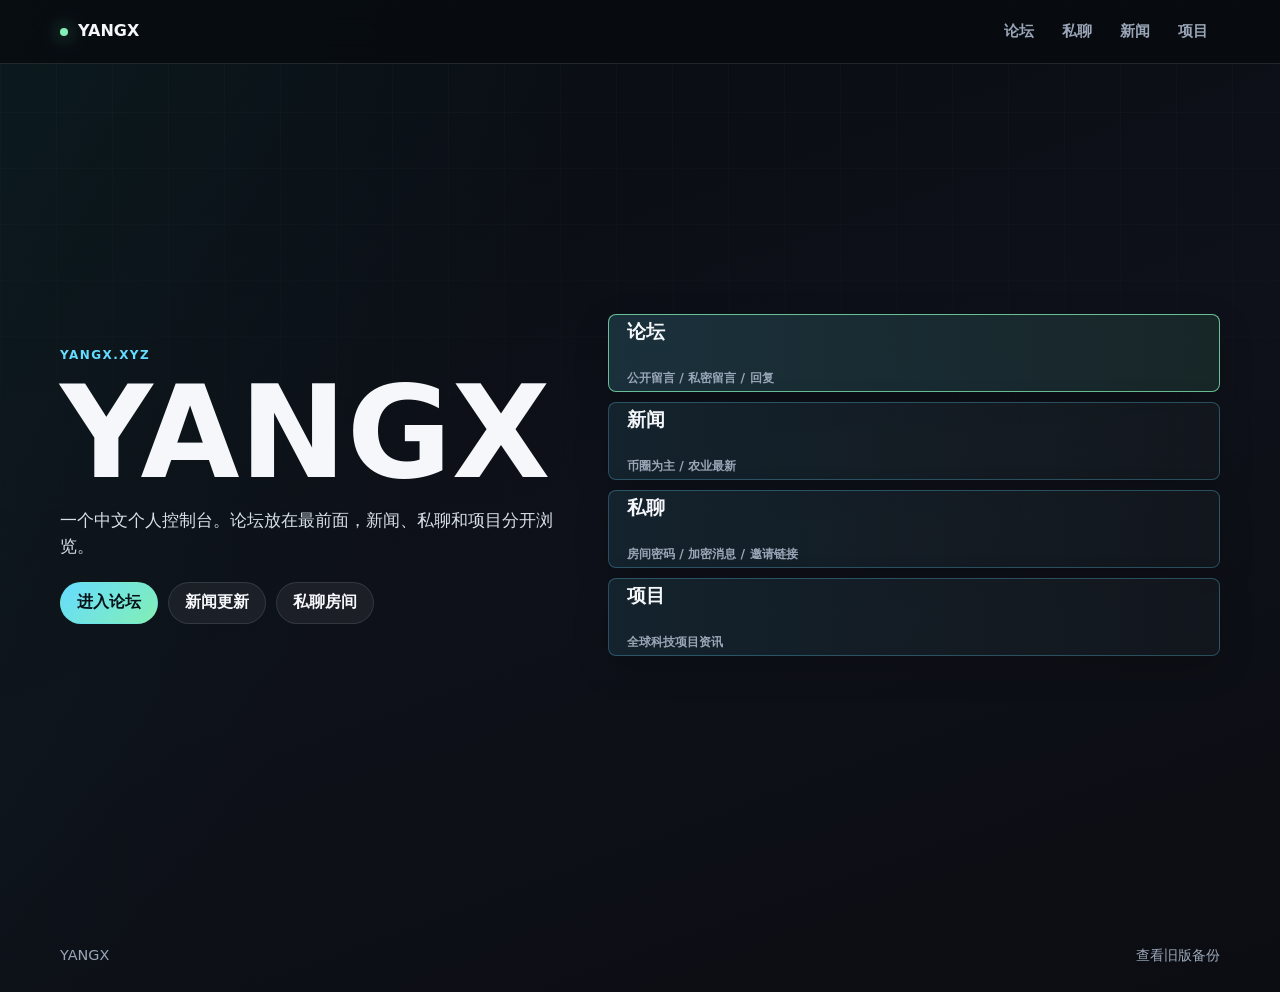
<file: index.html>
<!doctype html>
<html lang="zh-CN">
  <head>
    <meta charset="utf-8" />
    <meta name="viewport" content="width=device-width, initial-scale=1" />
    <meta name="description" content="YANGX 中文个人网站入口。" />
    <title>YANGX | 首页</title>
    <link rel="stylesheet" href="./styles.css" />
  </head>
  <body>
    <header class="site-header" aria-label="YANGX 导航">
      <a class="brand" href="./index.html" aria-current="page" aria-label="返回首页">YANGX</a>
      <nav class="nav-links" aria-label="主要导航">
        <a href="./forum.html">论坛</a>
        <a href="./chat.html">私聊</a>
        <a href="./news.html">新闻</a>
        <a href="./projects.html">项目</a>
      </nav>
    </header>

    <main id="top">
      <section class="home-hero section-shell" aria-labelledby="hero-title">
        <div class="home-copy">
          <p class="eyebrow">yangx.xyz</p>
          <h1 id="hero-title">YANGX</h1>
          <p>一个中文个人控制台。论坛放在最前面，新闻、私聊和项目分开浏览。</p>
          <div class="hero-actions" aria-label="重点入口">
            <a class="button primary" href="./forum.html">进入论坛</a>
            <a class="button secondary" href="./news.html">新闻更新</a>
            <a class="button secondary" href="./chat.html">私聊房间</a>
          </div>
        </div>

        <div class="home-grid" aria-label="YANGX 主要板块">
          <a class="home-card is-active" href="./forum.html">
            <span aria-hidden="true"></span>
            <strong>论坛</strong>
            <small>公开留言 / 私密留言 / 回复</small>
          </a>
          <a class="home-card" href="./news.html">
            <span aria-hidden="true"></span>
            <strong>新闻</strong>
            <small>币圈为主 / 农业最新</small>
          </a>
          <a class="home-card" href="./chat.html">
            <span aria-hidden="true"></span>
            <strong>私聊</strong>
            <small>房间密码 / 加密消息 / 邀请链接</small>
          </a>
          <a class="home-card" href="./projects.html">
            <span aria-hidden="true"></span>
            <strong>项目</strong>
            <small>全球科技项目资讯</small>
          </a>
        </div>
      </section>
    </main>

    <footer class="site-footer section-shell">
      <p>YANGX</p>
      <p><a href="./backup-home.html">查看旧版备份</a></p>
    </footer>
  </body>
</html>
</file>
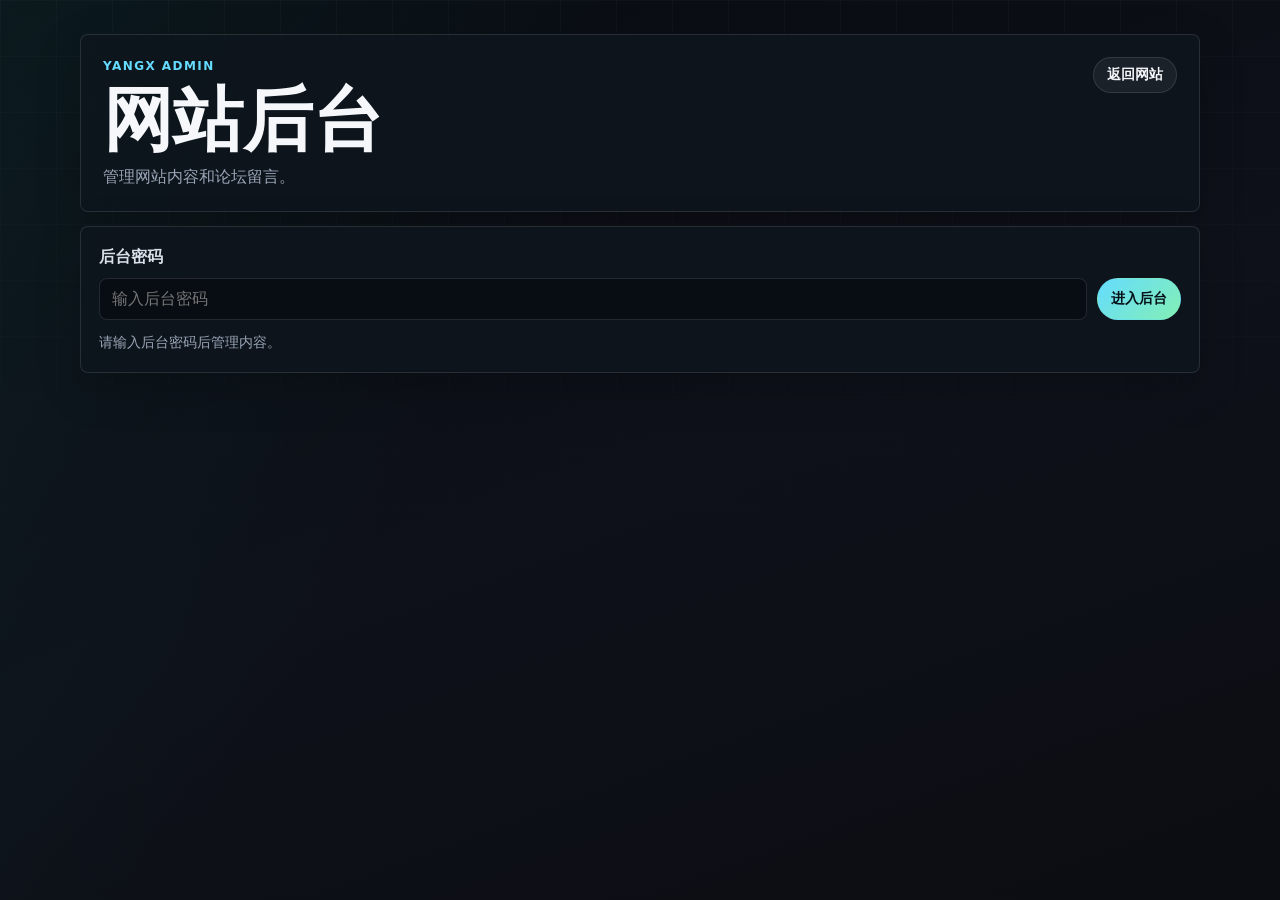
<file: admin.html>
<!doctype html>
<html lang="zh-CN">
  <head>
    <meta charset="utf-8" />
    <meta name="viewport" content="width=device-width, initial-scale=1" />
    <meta name="robots" content="noindex" />
    <title>YANGX | 后台</title>
    <link rel="stylesheet" href="./styles.css" />
    <link rel="stylesheet" href="./content-admin.css" />
  </head>
  <body class="admin-page">
    <main class="admin-shell">
      <section class="admin-header">
        <div>
          <p class="eyebrow">YANGX ADMIN</p>
          <h1>网站后台</h1>
          <p>管理网站内容和论坛留言。</p>
        </div>
        <a class="button secondary small-button" href="./">返回网站</a>
      </section>

      <section class="admin-login" id="admin-login">
        <label for="admin-password">后台密码</label>
        <div class="admin-login-row">
          <input id="admin-password" type="password" placeholder="输入后台密码" />
          <button class="button primary small-button" id="admin-login-button" type="button">进入后台</button>
        </div>
        <p class="form-note" id="admin-status">请输入后台密码后管理内容。</p>
      </section>

      <section class="admin-tools is-hidden" id="forum-tools">
        <div class="admin-tools-row">
          <div>
            <p class="card-meta">论坛留言</p>
            <p class="admin-count" id="forum-count">正在读取...</p>
          </div>
          <button class="button secondary small-button" id="forum-refresh" type="button">刷新留言</button>
        </div>
        <p class="form-note">这里先做“隐藏留言”，前台会立即消失，数据库里仍可保留记录。</p>
        <div class="admin-posts" id="forum-list"></div>
      </section>

      <section class="admin-tools is-hidden" id="content-tools">
        <div class="admin-tools-row">
          <div>
            <p class="card-meta">内容列表</p>
            <p class="admin-count" id="content-count">正在读取...</p>
          </div>
          <button class="button secondary small-button" id="content-refresh" type="button">刷新内容</button>
        </div>

        <form class="admin-content-form" id="content-form">
          <input type="hidden" id="content-id" name="id" />
          <div class="form-row">
            <label for="content-kind">栏目</label>
            <select id="content-kind" name="kind" required>
              <option value="idea">想法</option>
              <option value="project">项目</option>
            </select>
          </div>
          <div class="form-row">
            <label for="content-title">标题</label>
            <input id="content-title" name="title" maxlength="80" required placeholder="例如：长期观察" />
          </div>
          <div class="form-row admin-wide">
            <label for="content-summary">简介</label>
            <textarea id="content-summary" name="summary" maxlength="360" required placeholder="写一句简洁说明"></textarea>
          </div>
          <div class="form-row">
            <label for="content-tag">标签</label>
            <input id="content-tag" name="tag" maxlength="40" placeholder="例如：记录 / 工具 / 网站" />
          </div>
          <div class="form-row">
            <label for="content-url">链接</label>
            <input id="content-url" name="url" maxlength="300" placeholder="可选，例如 https://..." />
          </div>
          <div class="form-row">
            <label for="content-order">排序</label>
            <input id="content-order" name="sort_order" type="number" value="100" />
          </div>
          <label class="admin-check">
            <input id="content-published" name="is_published" type="checkbox" checked />
            <span>公开显示</span>
          </label>
          <div class="admin-actions admin-wide">
            <button class="button primary small-button" id="content-save" type="submit">保存内容</button>
            <button class="button secondary small-button" id="content-reset" type="button">清空表单</button>
          </div>
        </form>

        <div class="admin-posts" id="content-list"></div>
      </section>
    </main>

    <script type="module" src="./admin-page.js"></script>
  </body>
</html>
</file>
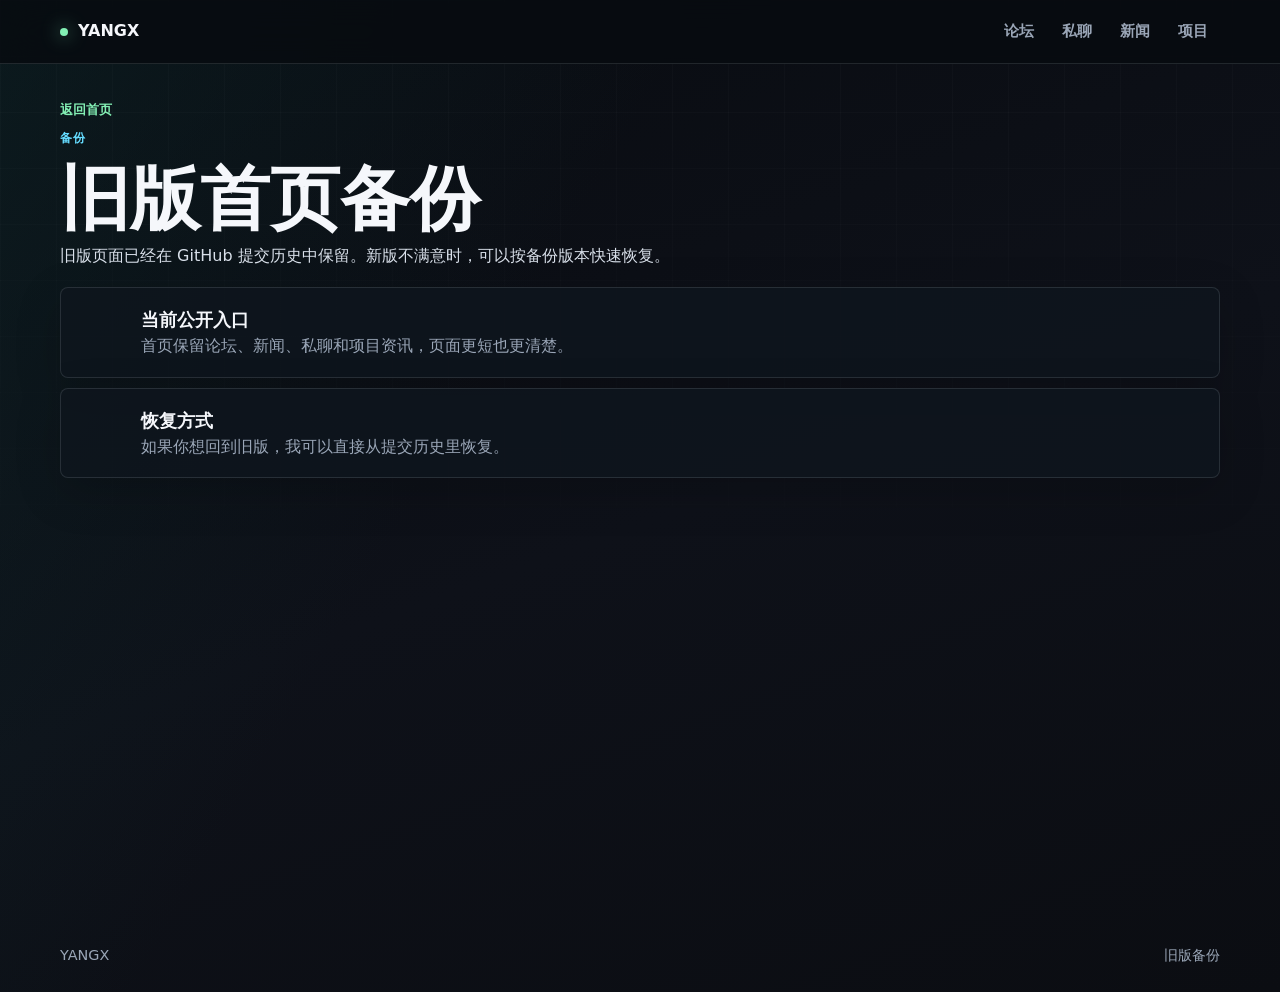
<file: backup-home.html>
<!doctype html>
<html lang="zh-CN">
  <head>
    <meta charset="utf-8" />
    <meta name="viewport" content="width=device-width, initial-scale=1" />
    <meta name="description" content="YANGX 旧版首页备份说明。" />
    <meta name="robots" content="noindex,nofollow" />
    <title>YANGX | 旧版备份</title>
    <link rel="stylesheet" href="./styles.css" />
  </head>
  <body>
    <header class="site-header" aria-label="YANGX 导航">
      <a class="brand" href="./index.html">YANGX</a>
      <nav class="nav-links" aria-label="主要导航">
        <a href="./forum.html">论坛</a>
        <a href="./chat.html">私聊</a>
        <a href="./news.html">新闻</a>
        <a href="./projects.html">项目</a>
      </nav>
    </header>

    <main class="page-shell">
      <section class="content-section section-shell page-section" aria-labelledby="backup-title">
        <div class="page-top">
          <a class="page-back" href="./index.html">返回首页</a>
          <p class="eyebrow">备份</p>
          <h1 id="backup-title">旧版首页备份</h1>
          <p>旧版页面已经在 GitHub 提交历史中保留。新版不满意时，可以按备份版本快速恢复。</p>
        </div>

        <div class="project-list">
          <article class="project-item">
            <span aria-hidden="true"></span>
            <div>
              <h3>当前公开入口</h3>
              <p>首页保留论坛、新闻、私聊和项目资讯，页面更短也更清楚。</p>
            </div>
          </article>
          <article class="project-item">
            <span aria-hidden="true"></span>
            <div>
              <h3>恢复方式</h3>
              <p>如果你想回到旧版，我可以直接从提交历史里恢复。</p>
            </div>
          </article>
        </div>
      </section>
    </main>

    <footer class="site-footer section-shell">
      <p>YANGX</p>
      <p>旧版备份</p>
    </footer>
  </body>
</html>
</file>
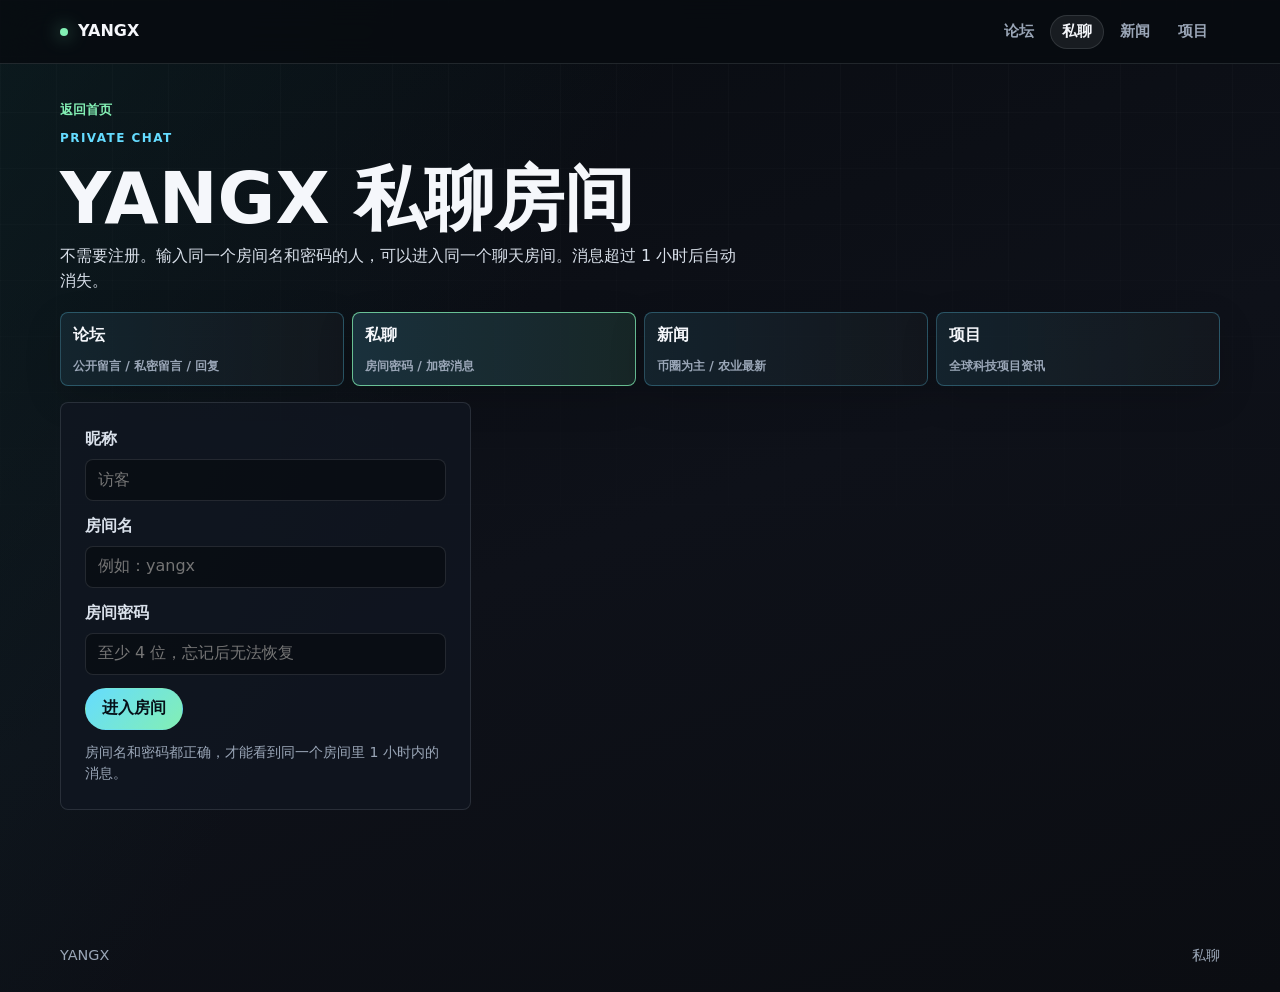
<file: chat.html>
<!doctype html>
<html lang="zh-CN">
  <head>
    <meta charset="utf-8" />
    <meta name="viewport" content="width=device-width, initial-scale=1" />
    <meta name="description" content="YANGX 私密聊天房间，不需要注册，知道房间名和密码即可进入。" />
    <title>YANGX | 私聊</title>
    <link rel="stylesheet" href="./styles.css" />
    <link rel="stylesheet" href="./chat.css" />
  </head>
  <body>
    <header class="site-header" aria-label="YANGX 导航">
      <a class="brand" href="./index.html">YANGX</a>
      <nav class="nav-links" aria-label="主要导航">
        <a href="./forum.html">论坛</a>
        <a href="./chat.html" aria-current="page">私聊</a>
        <a href="./news.html">新闻</a>
        <a href="./projects.html">项目</a>
      </nav>
    </header>

    <main class="page-shell">
      <section class="content-section section-shell page-section" aria-labelledby="chat-title">
        <div class="page-top">
          <a class="page-back" href="./index.html">返回首页</a>
          <p class="eyebrow">PRIVATE CHAT</p>
          <h1 id="chat-title">YANGX 私聊房间</h1>
          <p>不需要注册。输入同一个房间名和密码的人，可以进入同一个聊天房间。消息超过 1 小时后自动消失。</p>
        </div>

        <nav class="section-switcher" aria-label="板块切换">
          <a class="home-card" href="./forum.html">
            <span aria-hidden="true"></span>
            <strong>论坛</strong>
            <small>公开留言 / 私密留言 / 回复</small>
          </a>
          <a class="home-card is-active" href="./chat.html">
            <span aria-hidden="true"></span>
            <strong>私聊</strong>
            <small>房间密码 / 加密消息</small>
          </a>
          <a class="home-card" href="./news.html">
            <span aria-hidden="true"></span>
            <strong>新闻</strong>
            <small>币圈为主 / 农业最新</small>
          </a>
          <a class="home-card" href="./projects.html">
            <span aria-hidden="true"></span>
            <strong>项目</strong>
            <small>全球科技项目资讯</small>
          </a>
        </nav>

        <div class="chat-layout">
          <form class="chat-entry" id="chat-entry-form">
            <div class="form-row">
              <label for="chat-name">昵称</label>
              <input id="chat-name" name="name" maxlength="40" placeholder="访客" />
            </div>
            <div class="form-row">
              <label for="chat-room">房间名</label>
              <input id="chat-room" name="room" maxlength="60" required placeholder="例如：yangx" />
            </div>
            <div class="form-row">
              <label for="chat-password">房间密码</label>
              <input id="chat-password" name="password" minlength="4" maxlength="80" required type="password" placeholder="至少 4 位，忘记后无法恢复" />
            </div>
            <button class="button primary" id="chat-enter-button" type="submit">进入房间</button>
            <p class="form-note" id="chat-entry-status">房间名和密码都正确，才能看到同一个房间里 1 小时内的消息。</p>
          </form>

          <section class="chat-panel is-hidden" id="chat-panel" aria-live="polite">
            <div class="chat-panel-head">
              <div>
                <p class="card-meta">当前房间</p>
                <div class="chat-room-line">
                  <h2 id="chat-room-title">未进入</h2>
                  <span class="chat-online-count" id="chat-online-count">在线 -- 人</span>
                </div>
              </div>
              <div class="chat-actions">
                <button class="button secondary small-button" id="copy-chat-link" type="button">复制邀请链接</button>
                <button class="button secondary small-button" id="leave-chat" type="button">退出</button>
              </div>
            </div>

            <div class="chat-messages" id="chat-messages"></div>

            <form class="chat-compose" id="chat-compose-form">
              <textarea id="chat-message" name="message" rows="3" maxlength="800" required placeholder="写一条消息..."></textarea>
              <button class="button primary" id="chat-send-button" type="submit">发送</button>
            </form>
            <p class="form-note" id="chat-status">消息每隔几秒自动刷新一次，超过 1 小时会自动消失。</p>
          </section>
        </div>
      </section>
    </main>

    <footer class="site-footer section-shell">
      <p>YANGX</p>
      <p>私聊</p>
    </footer>

    <script type="module" src="./chat-page.js"></script>
  </body>
</html>
</file>
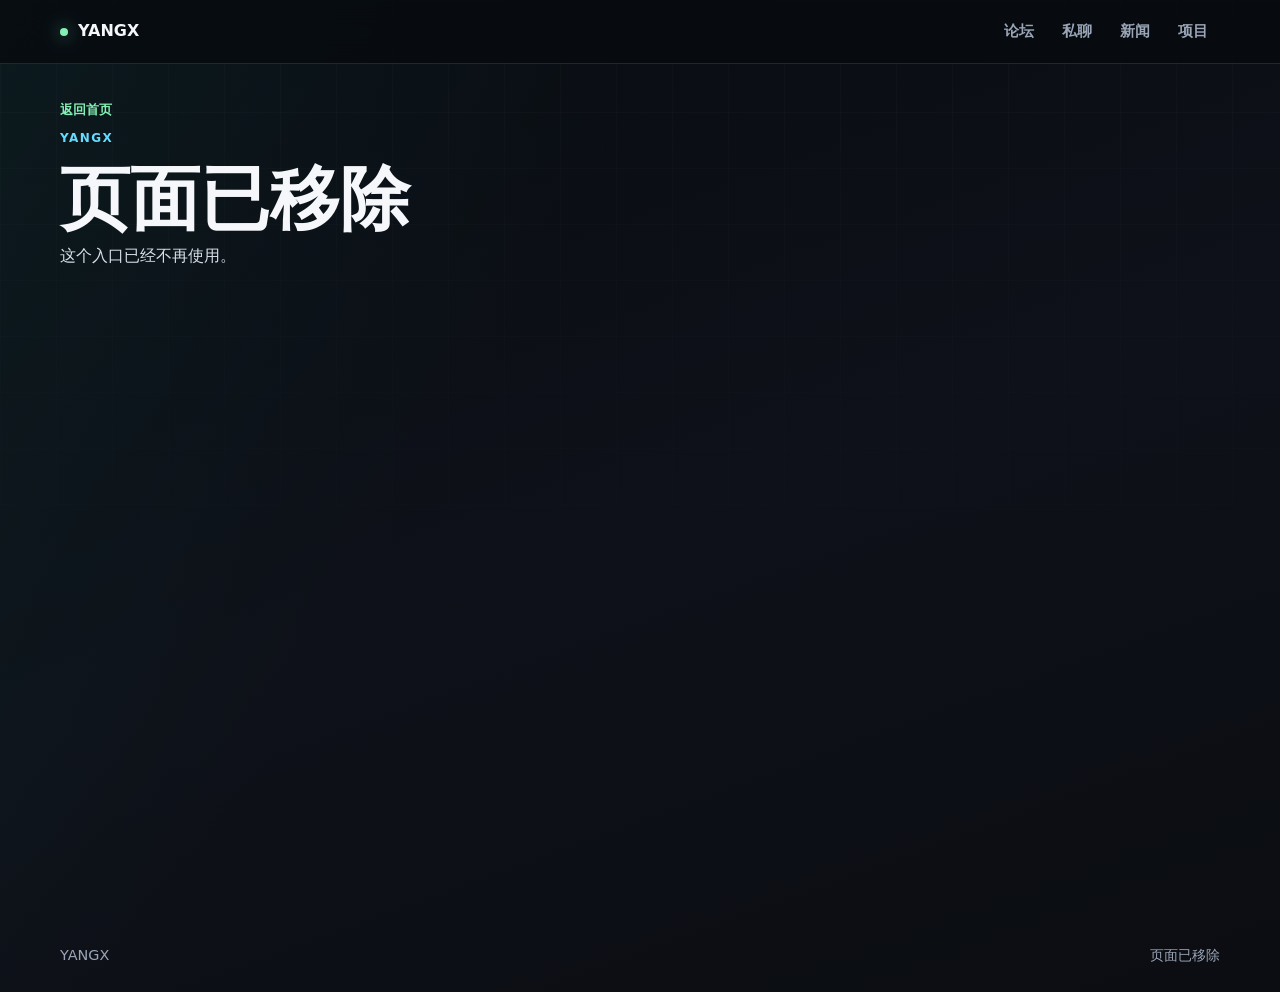
<file: diary.html>
<!doctype html>
<html lang="zh-CN">
  <head>
    <meta charset="utf-8" />
    <meta name="viewport" content="width=device-width, initial-scale=1" />
    <meta name="robots" content="noindex,nofollow" />
    <title>YANGX | 页面已移除</title>
    <link rel="stylesheet" href="./styles.css" />
  </head>
  <body>
    <header class="site-header" aria-label="YANGX 导航">
      <a class="brand" href="./index.html">YANGX</a>
      <nav class="nav-links" aria-label="主要导航">
        <a href="./forum.html">论坛</a>
        <a href="./chat.html">私聊</a>
        <a href="./news.html">新闻</a>
        <a href="./projects.html">项目</a>
      </nav>
    </header>

    <main class="page-shell">
      <section class="content-section section-shell page-section" aria-labelledby="removed-title">
        <div class="page-top">
          <a class="page-back" href="./index.html">返回首页</a>
          <p class="eyebrow">YANGX</p>
          <h1 id="removed-title">页面已移除</h1>
          <p>这个入口已经不再使用。</p>
        </div>
      </section>
    </main>

    <footer class="site-footer section-shell">
      <p>YANGX</p>
      <p>页面已移除</p>
    </footer>
  </body>
</html>
</file>
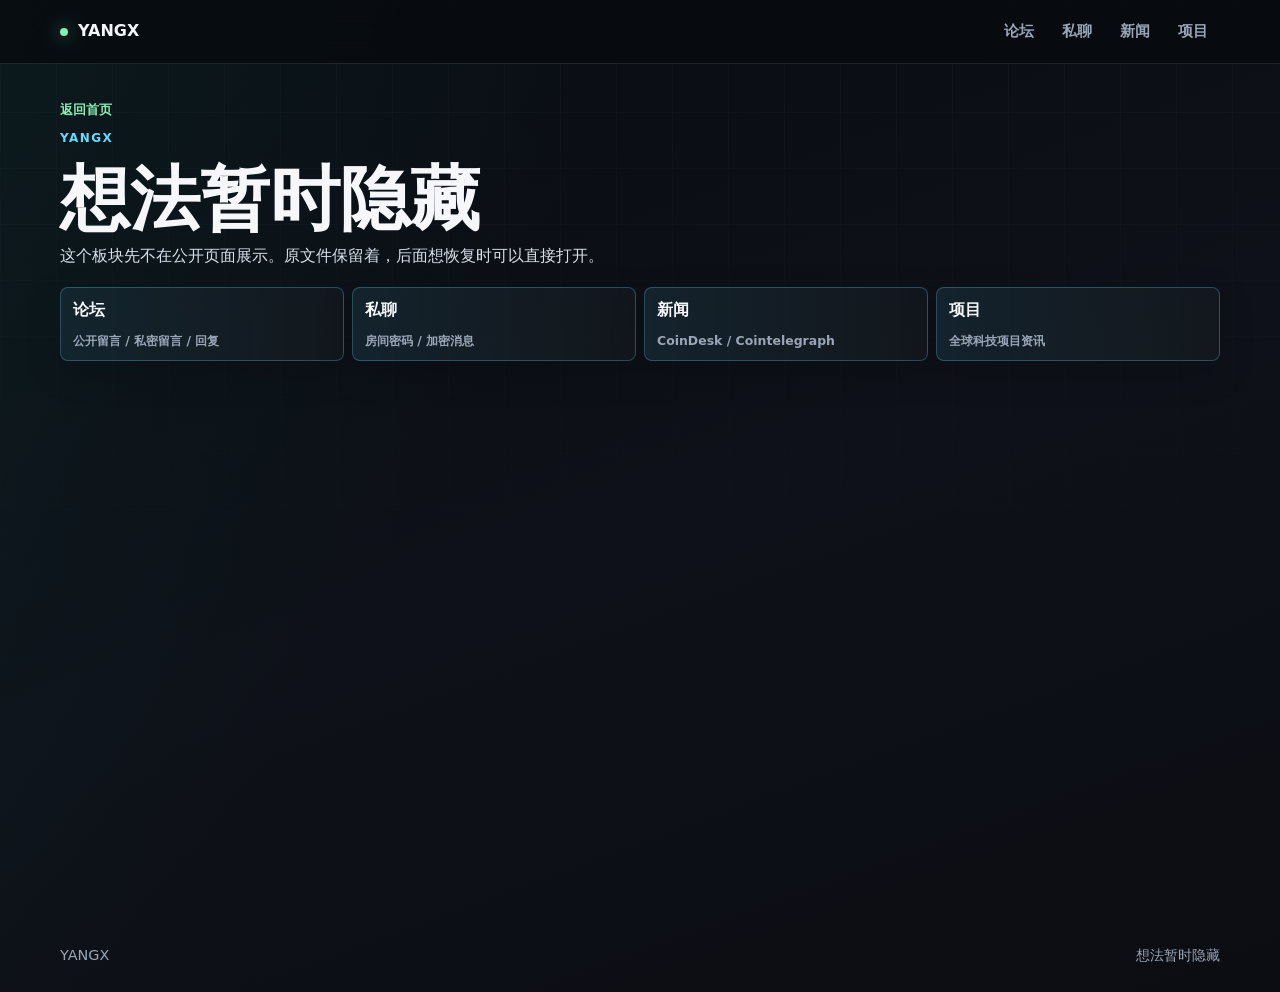
<file: ideas.html>
<!doctype html>
<html lang="zh-CN">
  <head>
    <meta charset="utf-8" />
    <meta name="viewport" content="width=device-width, initial-scale=1" />
    <meta name="description" content="YANGX 想法记录暂时隐藏。" />
    <meta name="robots" content="noindex,nofollow" />
    <title>YANGX | 想法暂时隐藏</title>
    <link rel="stylesheet" href="./styles.css" />
  </head>
  <body>
    <header class="site-header" aria-label="YANGX 导航">
      <a class="brand" href="./index.html">YANGX</a>
      <nav class="nav-links" aria-label="主要导航">
        <a href="./forum.html">论坛</a>
        <a href="./chat.html">私聊</a>
        <a href="./news.html">新闻</a>
        <a href="./projects.html">项目</a>
      </nav>
    </header>

    <main class="page-shell">
      <section class="content-section section-shell page-section" aria-labelledby="ideas-title">
        <div class="page-top">
          <a class="page-back" href="./index.html">返回首页</a>
          <p class="eyebrow">YANGX</p>
          <h1 id="ideas-title">想法暂时隐藏</h1>
          <p>这个板块先不在公开页面展示。原文件保留着，后面想恢复时可以直接打开。</p>
        </div>

        <nav class="section-switcher" aria-label="板块切换">
          <a class="home-card" href="./forum.html">
            <span aria-hidden="true"></span>
            <strong>论坛</strong>
            <small>公开留言 / 私密留言 / 回复</small>
          </a>
          <a class="home-card" href="./chat.html">
            <span aria-hidden="true"></span>
            <strong>私聊</strong>
            <small>房间密码 / 加密消息</small>
          </a>
          <a class="home-card" href="./news.html">
            <span aria-hidden="true"></span>
            <strong>新闻</strong>
            <small>CoinDesk / Cointelegraph</small>
          </a>
          <a class="home-card" href="./projects.html">
            <span aria-hidden="true"></span>
            <strong>项目</strong>
            <small>全球科技项目资讯</small>
          </a>
        </nav>
      </section>
    </main>

    <footer class="site-footer section-shell">
      <p>YANGX</p>
      <p>想法暂时隐藏</p>
    </footer>
  </body>
</html>
</file>
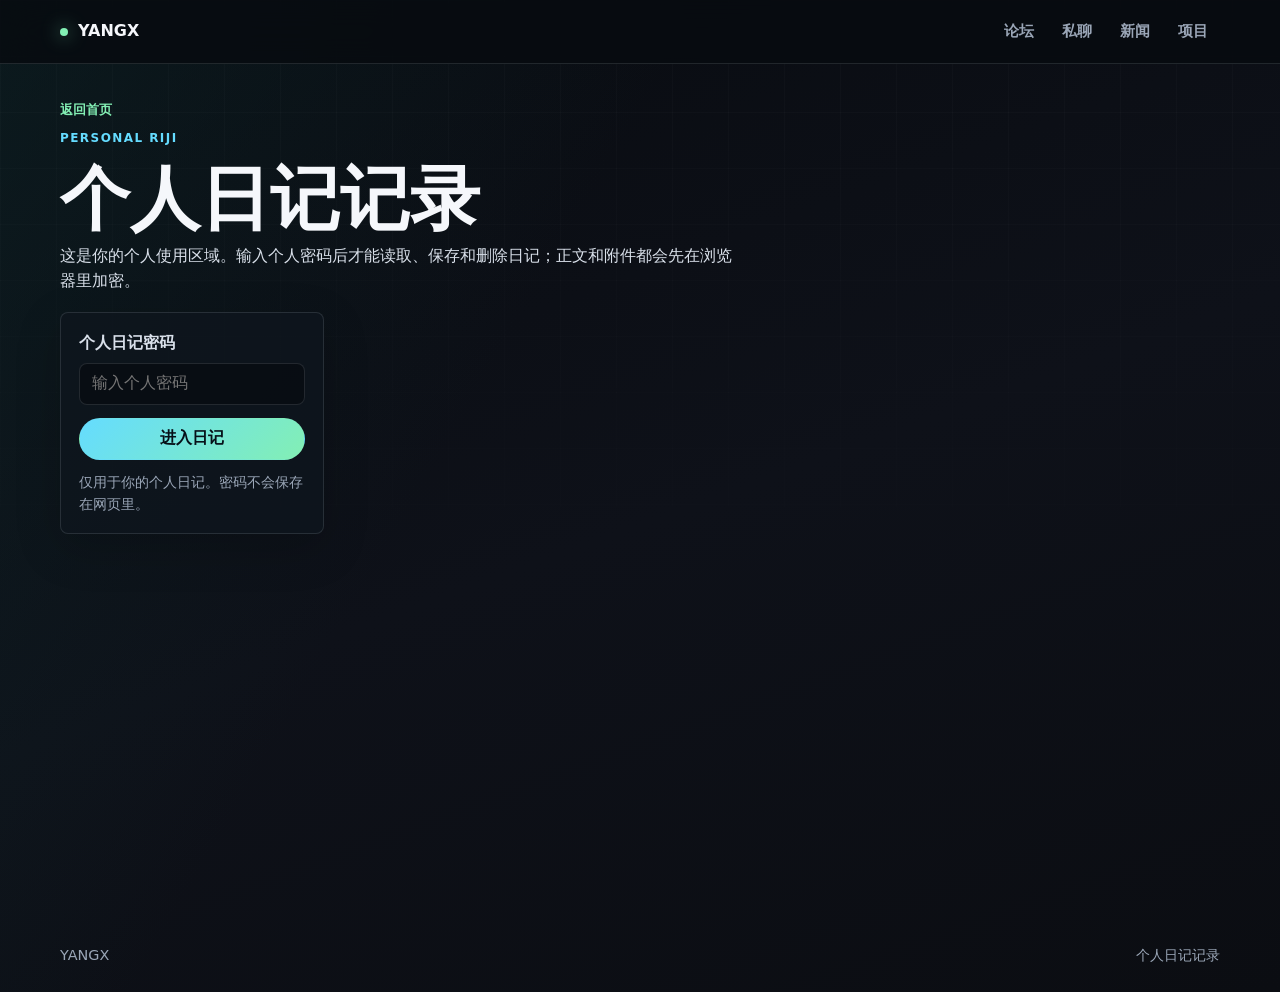
<file: riji.html>
<!doctype html>
<html lang="zh-CN">
  <head>
    <meta charset="utf-8" />
    <meta name="viewport" content="width=device-width, initial-scale=1" />
    <meta name="description" content="YANGX 个人日记记录，加密保存。" />
    <meta name="robots" content="noindex,nofollow" />
    <title>YANGX | 个人日记记录</title>
    <link rel="stylesheet" href="./styles.css" />
    <style>
      .diary-layout {
        grid-template-columns: minmax(250px, 0.46fr) minmax(0, 1.54fr);
      }

      .diary-panel {
        display: grid;
        gap: 14px;
      }

      .diary-workbench {
        display: grid;
        grid-template-columns: minmax(0, 1fr) minmax(260px, 0.78fr);
        gap: 12px;
      }

      .diary-section {
        padding: 14px;
        border: 1px solid var(--line);
        border-radius: 8px;
        background: rgba(8, 11, 16, 0.28);
      }

      .diary-section-head {
        display: flex;
        justify-content: space-between;
        gap: 12px;
        align-items: baseline;
        margin-bottom: 12px;
      }

      .diary-section-head h3 {
        margin: 0;
        font-size: 1rem;
      }

      .diary-section-head p {
        margin: 0;
        color: var(--muted);
        font-size: 0.82rem;
      }

      .diary-history .forum-posts,
      .diary-files,
      .diary-entry-attachments {
        display: grid;
        gap: 10px;
      }

      .diary-entry-attachments {
        margin-top: 12px;
        padding-top: 12px;
        border-top: 1px solid var(--line);
      }

      .diary-entry-attachments h5 {
        margin: 0;
        color: var(--green);
        font-size: 0.86rem;
      }

      .diary-file-card {
        overflow: hidden;
      }

      .diary-file-card.is-attached {
        background: rgba(255, 255, 255, 0.035);
        box-shadow: none;
      }

      .diary-image-preview {
        display: block;
        width: min(220px, 100%);
        margin: 10px 0 12px;
        color: var(--muted);
      }

      .diary-image-thumb {
        display: block;
        width: 100%;
        min-height: 66px;
        padding: 0;
        overflow: hidden;
        color: var(--muted);
        border: 1px solid var(--line);
        border-radius: 8px;
        background: rgba(255, 255, 255, 0.035);
        cursor: zoom-in;
      }

      .diary-image-thumb img {
        display: block;
        width: 100%;
        height: 132px;
        object-fit: cover;
      }

      .diary-image-thumb span {
        display: block;
        padding: 8px 10px;
        color: var(--muted);
        font-size: 0.78rem;
        text-align: left;
      }

      .diary-lightbox {
        position: fixed;
        inset: 0;
        z-index: 50;
        display: grid;
        place-items: center;
        padding: 24px;
        background: rgba(0, 0, 0, 0.82);
        backdrop-filter: blur(8px);
      }

      .diary-lightbox.is-hidden {
        display: none;
      }

      .diary-lightbox img {
        max-width: min(1100px, 94vw);
        max-height: 84vh;
        object-fit: contain;
        border: 1px solid var(--line);
        border-radius: 8px;
        background: #05070a;
      }

      .diary-lightbox button {
        position: absolute;
        top: 18px;
        right: 18px;
      }

      @media (max-width: 980px) {
        .diary-layout,
        .diary-workbench {
          grid-template-columns: 1fr;
        }
      }
    </style>
  </head>
  <body>
    <header class="site-header" aria-label="YANGX 导航">
      <a class="brand" href="./index.html">YANGX</a>
      <nav class="nav-links" aria-label="主要导航">
        <a href="./forum.html">论坛</a>
        <a href="./chat.html">私聊</a>
        <a href="./news.html">新闻</a>
        <a href="./projects.html">项目</a>
      </nav>
    </header>

    <main class="page-shell">
      <section class="content-section section-shell page-section" aria-labelledby="diary-title">
        <div class="page-top">
          <a class="page-back" href="./index.html">返回首页</a>
          <p class="eyebrow">PERSONAL RIJI</p>
          <h1 id="diary-title">个人日记记录</h1>
          <p>这是你的个人使用区域。输入个人密码后才能读取、保存和删除日记；正文和附件都会先在浏览器里加密。</p>
        </div>

        <div class="forum-layout diary-layout">
          <form class="forum-form" id="diary-entry-form">
            <div class="form-row">
              <label for="diary-password">个人日记密码</label>
              <input id="diary-password" name="password" minlength="4" maxlength="80" required type="password" placeholder="输入个人密码" />
            </div>
            <button class="button primary forum-submit" id="diary-enter-button" type="submit">进入日记</button>
            <p class="form-note" id="diary-entry-status">仅用于你的个人日记。密码不会保存在网页里。</p>
          </form>

          <section class="forum-board diary-panel is-hidden" id="diary-panel" aria-live="polite">
            <div class="forum-toolbar">
              <div>
                <p class="card-meta">我的日记</p>
                <h3 id="diary-current-title">个人日记记录</h3>
              </div>
              <div class="admin-actions">
                <button class="button secondary small-button" id="refresh-diary" type="button">刷新</button>
                <button class="button secondary small-button" id="leave-diary" type="button">退出</button>
              </div>
            </div>

            <div class="diary-workbench">
              <section class="diary-section">
                <div class="diary-section-head">
                  <h3>写一条记录</h3>
                  <p>可直接配图</p>
                </div>
                <form id="diary-compose-form">
                  <div class="form-row">
                    <label for="diary-note-title">标题</label>
                    <input id="diary-note-title" name="title" maxlength="80" required placeholder="今天记录什么？" />
                  </div>
                  <div class="form-row">
                    <label for="diary-note-body">内容</label>
                    <textarea id="diary-note-body" name="body" rows="8" maxlength="6000" required placeholder="写给自己看的内容..."></textarea>
                  </div>
                  <div class="form-row">
                    <label for="diary-note-file">配图 / 附件（可选）</label>
                    <input
                      id="diary-note-file"
                      name="note-file"
                      type="file"
                      accept=".jpg,.jpeg,.png,.webp,.gif,.pdf,.txt,.doc,.docx,.xls,.xlsx,.zip,image/jpeg,image/png,image/webp,image/gif,application/pdf,text/plain,application/msword,application/vnd.openxmlformats-officedocument.wordprocessingml.document,application/vnd.ms-excel,application/vnd.openxmlformats-officedocument.spreadsheetml.sheet,application/zip,application/x-zip-compressed"
                    />
                  </div>
                  <button class="button primary forum-submit" id="save-diary" type="submit">保存日记</button>
                  <p class="form-note" id="diary-status">如果选择图片，保存时会同步生成小图，后面打开历史记录会更快。</p>
                </form>
              </section>

              <section class="diary-section">
                <div class="diary-section-head">
                  <h3>单独附件</h3>
                  <p>不关联具体日记</p>
                </div>
                <form id="diary-file-form">
                  <div class="form-row">
                    <label for="diary-file">选择文件</label>
                    <input
                      id="diary-file"
                      name="file"
                      type="file"
                      accept=".jpg,.jpeg,.png,.webp,.gif,.pdf,.txt,.doc,.docx,.xls,.xlsx,.zip,image/jpeg,image/png,image/webp,image/gif,application/pdf,text/plain,application/msword,application/vnd.openxmlformats-officedocument.wordprocessingml.document,application/vnd.ms-excel,application/vnd.openxmlformats-officedocument.spreadsheetml.sheet,application/zip,application/x-zip-compressed"
                    />
                  </div>
                  <button class="button primary forum-submit" id="upload-diary-file" type="submit">上传附件</button>
                  <p class="form-note" id="diary-file-status">支持图片和普通文件，单个不超过 10MB，不支持视频。</p>
                </form>
                <div class="diary-files" id="diary-files"></div>
              </section>
            </div>

            <section class="diary-section diary-history">
              <div class="diary-section-head">
                <h3>历史记录</h3>
                <p>小图自动加载，点击小图查看原图</p>
              </div>
              <div class="forum-posts" id="diary-list"></div>
            </section>
          </section>
        </div>
      </section>
    </main>

    <footer class="site-footer section-shell">
      <p>YANGX</p>
      <p>个人日记记录</p>
    </footer>

    <script type="module" src="./riji-page.js"></script>
  </body>
</html>
</file>
<file: styles.css>
:root {
  color-scheme: dark;
  --bg: #080b10;
  --bg-soft: #0c1118;
  --panel: rgba(15, 21, 30, 0.86);
  --panel-strong: rgba(20, 28, 40, 0.92);
  --text: #f5f7fb;
  --muted: #9aa6b7;
  --line: rgba(222, 232, 245, 0.12);
  --line-strong: rgba(102, 227, 255, 0.34);
  --cyan: #65dcff;
  --green: #83efb4;
  --rose: #ff7aa8;
  --amber: #f4c76a;
  --shadow: 0 22px 70px rgba(0, 0, 0, 0.34);
}

* {
  box-sizing: border-box;
}

html {
  scroll-behavior: smooth;
}

body {
  min-height: 100vh;
  margin: 0;
  font-family:
    Inter, ui-sans-serif, system-ui, -apple-system, BlinkMacSystemFont, "Segoe UI",
    sans-serif;
  line-height: 1.55;
  color: var(--text);
  background:
    linear-gradient(120deg, rgba(14, 39, 42, 0.52), transparent 38%),
    linear-gradient(160deg, #080b10 0%, #0e1119 52%, #0b0d12 100%);
}

body::before {
  position: fixed;
  inset: 0;
  z-index: -1;
  pointer-events: none;
  content: "";
  background-image:
    linear-gradient(rgba(255, 255, 255, 0.032) 1px, transparent 1px),
    linear-gradient(90deg, rgba(255, 255, 255, 0.032) 1px, transparent 1px);
  background-size: 56px 56px;
  mask-image: linear-gradient(to bottom, rgba(0, 0, 0, 0.72), transparent 76%);
}

a {
  color: inherit;
  text-decoration: none;
}

button,
input,
select,
textarea {
  font: inherit;
}

button {
  border: 0;
}

.section-shell {
  width: min(1160px, calc(100% - 40px));
  margin: 0 auto;
}

.site-header {
  position: sticky;
  top: 0;
  z-index: 10;
  display: flex;
  align-items: center;
  justify-content: space-between;
  min-height: 64px;
  padding: 0 max(20px, calc((100vw - 1160px) / 2));
  border-bottom: 1px solid var(--line);
  background: rgba(8, 11, 16, 0.84);
  backdrop-filter: blur(18px);
}

.brand {
  display: inline-flex;
  align-items: center;
  min-height: 36px;
  color: var(--text);
  font-size: 1rem;
  font-weight: 900;
  letter-spacing: 0;
}

.brand::before {
  width: 8px;
  height: 8px;
  margin-right: 10px;
  content: "";
  border-radius: 999px;
  background: var(--green);
  box-shadow: 0 0 18px rgba(131, 239, 180, 0.72);
}

.nav-links {
  display: flex;
  gap: 4px;
  align-items: center;
}

.nav-links a {
  display: inline-flex;
  align-items: center;
  min-height: 34px;
  padding: 0 11px;
  color: var(--muted);
  border: 1px solid transparent;
  border-radius: 999px;
  font-size: 0.92rem;
  font-weight: 800;
  transition:
    color 160ms ease,
    border-color 160ms ease,
    background 160ms ease;
}

.nav-links a:hover,
.nav-links a:focus-visible,
.nav-links a[aria-current="page"] {
  color: var(--text);
  border-color: var(--line);
  background: rgba(255, 255, 255, 0.07);
  outline: none;
}

.eyebrow,
.card-meta,
.signal-kicker {
  margin: 0 0 10px;
  color: var(--cyan);
  font-size: 0.75rem;
  font-weight: 900;
  letter-spacing: 0.12em;
  text-transform: uppercase;
}

.page-shell {
  min-height: calc(100vh - 64px);
}

.page-section,
.content-section {
  padding-top: 36px;
}

.page-top {
  display: grid;
  gap: 8px;
  max-width: 820px;
  margin-bottom: 18px;
}

.page-top h1,
.admin-header h1 {
  margin: 0;
  font-size: clamp(2.1rem, 5.5vw, 4.7rem);
  line-height: 0.98;
  letter-spacing: 0;
}

.page-top p:not(.eyebrow) {
  max-width: 680px;
  margin: 2px 0 0;
  color: #d9e0ea;
  font-size: 1rem;
}

.page-back {
  display: inline-flex;
  width: fit-content;
  color: var(--green);
  font-size: 0.84rem;
  font-weight: 900;
}

.home-hero {
  display: grid;
  grid-template-columns: minmax(0, 0.84fr) minmax(360px, 1fr);
  gap: 34px;
  align-items: center;
  min-height: calc(100vh - 64px);
  padding: 40px 0 34px;
}

.home-copy h1 {
  margin: 0;
  font-size: clamp(4.2rem, 11vw, 8rem);
  line-height: 0.9;
  letter-spacing: 0;
}

.home-copy p:not(.eyebrow) {
  max-width: 560px;
  margin: 18px 0 0;
  color: #d9e0ea;
  font-size: 1.04rem;
}

.hero-actions {
  display: flex;
  flex-wrap: wrap;
  gap: 10px;
  margin-top: 22px;
}

.button {
  display: inline-flex;
  align-items: center;
  justify-content: center;
  min-height: 42px;
  padding: 0 16px;
  border: 1px solid transparent;
  border-radius: 999px;
  cursor: pointer;
  font-weight: 900;
  transition:
    transform 160ms ease,
    border-color 160ms ease,
    background 160ms ease,
    opacity 160ms ease;
}

.button:hover,
.button:focus-visible {
  transform: translateY(-1px);
  outline: none;
}

.button:disabled {
  cursor: wait;
  opacity: 0.62;
  transform: none;
}

.button.primary {
  color: #061018;
  background: linear-gradient(135deg, var(--cyan), var(--green));
}

.button.secondary {
  color: var(--text);
  border-color: var(--line);
  background: rgba(255, 255, 255, 0.058);
}

.small-button {
  min-height: 36px;
  padding-inline: 13px;
  font-size: 0.88rem;
}

.home-grid {
  display: grid;
  gap: 10px;
}

.home-card {
  display: grid;
  grid-template-columns: 42px minmax(0, 1fr) auto;
  gap: 14px;
  align-items: center;
  min-height: 78px;
  padding: 0 18px;
  border: 1px solid rgba(102, 220, 255, 0.28);
  border-radius: 8px;
  background:
    linear-gradient(90deg, rgba(102, 220, 255, 0.095), rgba(255, 255, 255, 0.028)),
    rgba(12, 17, 24, 0.62);
  box-shadow: 0 12px 36px rgba(0, 0, 0, 0.16);
  transition:
    transform 160ms ease,
    border-color 160ms ease,
    background 160ms ease;
}

.home-card:hover,
.home-card:focus-visible {
  transform: translateX(4px);
  border-color: rgba(131, 239, 180, 0.62);
  background:
    linear-gradient(90deg, rgba(102, 220, 255, 0.14), rgba(131, 239, 180, 0.08)),
    rgba(12, 17, 24, 0.8);
  outline: none;
}

.home-card.is-active {
  border-color: rgba(131, 239, 180, 0.76);
  background:
    linear-gradient(90deg, rgba(102, 220, 255, 0.16), rgba(131, 239, 180, 0.1)),
    rgba(12, 17, 24, 0.82);
}

.home-card span,
.project-item span {
  color: var(--cyan);
  font-size: 0.86rem;
  font-weight: 900;
}

.home-card strong {
  color: var(--text);
  font-size: 1.16rem;
}

.home-card small {
  color: var(--muted);
  font-size: 0.78rem;
  font-weight: 800;
}

.home-card span:empty {
  display: none;
}

.home-card:has(span:empty) {
  grid-template-columns: minmax(0, 1fr) auto;
}

.home-card:has(span:empty) small {
  grid-column: 1;
}

.section-switcher {
  display: grid;
  grid-template-columns: repeat(4, minmax(0, 1fr));
  gap: 8px;
  margin: 0 0 16px;
}

.section-switcher .home-card {
  grid-template-columns: 28px minmax(0, 1fr);
  gap: 8px;
  min-height: 58px;
  padding: 10px 12px;
}

.section-switcher .home-card:has(span:empty) {
  grid-template-columns: minmax(0, 1fr);
}

.section-switcher .home-card strong {
  font-size: 1rem;
}

.section-switcher .home-card small {
  grid-column: 2;
  overflow: hidden;
  text-overflow: ellipsis;
  white-space: nowrap;
}

.section-switcher .home-card:has(span:empty) small {
  grid-column: auto;
}

.news-card,
.news-panel,
.news-item,
.forum-form,
.forum-board,
.forum-post,
.project-item,
.admin-header,
.admin-login,
.admin-tools,
.admin-post {
  border: 1px solid var(--line);
  border-radius: 8px;
  background: var(--panel);
  box-shadow: 0 14px 46px rgba(0, 0, 0, 0.18);
}

.news-panel {
  padding: 14px;
}

.news-toolbar,
.forum-toolbar,
.admin-tools-row,
.admin-post-meta,
.admin-actions {
  display: flex;
  flex-wrap: wrap;
  gap: 10px;
  align-items: center;
  justify-content: space-between;
}

.news-note,
.admin-count {
  margin: 3px 0 0;
  color: var(--muted);
  font-size: 0.82rem;
}

.news-sources {
  display: flex;
  flex-wrap: wrap;
  gap: 6px;
  margin-top: 10px;
}

.news-sources a {
  padding: 4px 8px;
  color: var(--muted);
  border: 1px solid var(--line);
  border-radius: 6px;
  font-size: 0.7rem;
  font-weight: 800;
  transition: color 160ms ease, border-color 160ms ease, background 160ms ease;
}

.news-sources a:hover,
.news-sources a:focus-visible {
  color: var(--text);
  border-color: var(--line-strong);
  background: rgba(102, 220, 255, 0.08);
  outline: none;
}

.news-filter {
  display: flex;
  flex-wrap: wrap;
  gap: 7px;
  margin-top: 12px;
}

.news-filter-button {
  min-height: 32px;
  padding: 0 11px;
  color: var(--muted);
  border: 1px solid var(--line);
  border-radius: 6px;
  background: rgba(255, 255, 255, 0.04);
  cursor: pointer;
  font-size: 0.76rem;
  font-weight: 900;
  transition: color 160ms ease, border-color 160ms ease, background 160ms ease;
}

.news-filter-button:hover,
.news-filter-button:focus-visible,
.news-filter-button.is-active {
  color: #061018;
  border-color: transparent;
  background: linear-gradient(135deg, var(--cyan), var(--green));
  outline: none;
}

.news-status {
  margin: 8px 0 10px;
  color: var(--muted);
  font-size: 0.78rem;
}

.news-status.is-error,
.form-note.is-error,
.reply-note.is-error,
.private-note.is-error {
  color: var(--rose);
}

.news-list {
  display: grid;
  grid-template-columns: repeat(3, minmax(0, 1fr));
  gap: 8px;
}

.news-item {
  display: grid;
  align-content: start;
  min-height: 184px;
  padding: 11px;
  background: rgba(8, 11, 16, 0.46);
}

.news-meta {
  display: flex;
  flex-wrap: wrap;
  gap: 6px;
  align-items: center;
  color: var(--muted);
  font-size: 0.68rem;
}

.news-meta span:first-child {
  color: var(--cyan);
  font-weight: 900;
}

.news-category {
  color: var(--green) !important;
}

.news-item h3 {
  display: -webkit-box;
  min-height: 2.55em;
  margin: 7px 0 6px;
  overflow: hidden;
  font-size: 0.9rem;
  line-height: 1.28;
  -webkit-box-orient: vertical;
  -webkit-line-clamp: 2;
}

.news-summary {
  display: -webkit-box;
  min-height: 2.8em;
  margin: 0;
  overflow: hidden;
  color: #d9e0ea;
  font-size: 0.78rem;
  line-height: 1.45;
  -webkit-box-orient: vertical;
  -webkit-line-clamp: 2;
}

.news-sector {
  margin: 8px 0 0;
  color: var(--amber);
  font-size: 0.73rem;
  font-weight: 900;
  line-height: 1.35;
}

.news-source-link {
  display: inline-flex;
  width: fit-content;
  margin-top: 8px;
  color: var(--green);
  font-size: 0.78rem;
  font-weight: 900;
}

.news-empty,
.forum-empty,
.reply-empty,
.chat-empty {
  margin: 0;
  padding: 16px;
  color: var(--muted);
  border: 1px dashed var(--line);
  border-radius: 8px;
  background: rgba(8, 11, 16, 0.28);
}

.project-radar-panel {
  margin-top: 24px;
}

.project-radar-panel h2 {
  margin: 0;
  font-size: 1.35rem;
  line-height: 1.2;
}

.project-radar-list {
  margin-top: 10px;
}

.project-radar-item {
  min-height: 176px;
}

.forum-layout {
  display: grid;
  grid-template-columns: minmax(270px, 0.72fr) minmax(0, 1.28fr);
  gap: 14px;
  align-items: start;
}

.forum-form,
.forum-board {
  padding: 18px;
}

.forum-form {
  position: sticky;
  top: 82px;
}

.form-row {
  display: grid;
  gap: 7px;
  margin-bottom: 13px;
}

.is-hidden {
  display: none !important;
}

.form-row label,
.admin-login label {
  color: #d9e0ea;
  font-weight: 900;
}

.form-row input,
.form-row select,
.form-row textarea,
.admin-login-row input,
.private-unlock input,
.reply-form input,
.reply-form textarea {
  width: 100%;
  color: var(--text);
  border: 1px solid var(--line);
  border-radius: 8px;
  background: rgba(8, 11, 16, 0.62);
  outline: none;
}

.form-row input,
.form-row select,
.admin-login-row input,
.private-unlock input,
.reply-form input {
  min-height: 42px;
  padding: 0 12px;
}

.form-row textarea {
  min-height: 116px;
  padding: 11px 12px;
  resize: vertical;
}

.form-row input:focus,
.form-row select:focus,
.form-row textarea:focus,
.admin-login-row input:focus,
.private-unlock input:focus,
.reply-form input:focus,
.reply-form textarea:focus {
  border-color: rgba(102, 220, 255, 0.58);
  box-shadow: 0 0 0 3px rgba(102, 220, 255, 0.12);
}

.forum-submit {
  width: 100%;
}

.form-note,
.reply-note,
.private-note {
  margin: 12px 0 0;
  color: var(--muted);
  font-size: 0.88rem;
}

.forum-toolbar h3,
.news-card h3,
.project-item h3 {
  margin: 6px 0 0;
  font-size: 1.12rem;
}

.forum-posts {
  display: grid;
  gap: 10px;
}

.forum-post {
  padding: 15px;
  background: rgba(8, 11, 16, 0.42);
}

.post-head {
  display: flex;
  justify-content: space-between;
  gap: 14px;
  color: var(--muted);
  font-size: 0.8rem;
}

.post-head span {
  color: var(--cyan);
  font-weight: 900;
}

.forum-post h4 {
  margin: 8px 0 7px;
  font-size: 1.02rem;
}

.forum-post p {
  margin: 0;
  color: #d9e0ea;
  white-space: pre-wrap;
}

.forum-post footer {
  margin-top: 10px;
  color: var(--muted);
  font-size: 0.82rem;
}

.reply-section {
  margin-top: 12px;
  padding-top: 11px;
  border-top: 1px solid var(--line);
}

.reply-section h5 {
  margin: 0 0 8px;
  color: var(--cyan);
  font-size: 0.86rem;
}

.reply-list,
.reply-form {
  display: grid;
  gap: 8px;
}

.reply-item,
.reply-empty {
  padding: 9px;
  border: 1px solid var(--line);
  border-radius: 8px;
  background: rgba(8, 11, 16, 0.34);
}

.reply-item p,
.reply-empty {
  margin: 0;
  color: #d9e0ea;
  font-size: 0.84rem;
  white-space: pre-wrap;
}

.reply-item footer {
  margin-top: 5px;
  color: var(--muted);
  font-size: 0.74rem;
}

.reply-form {
  margin-top: 9px;
}

.reply-form textarea {
  min-height: 72px;
  padding: 10px;
  resize: vertical;
}

.private-placeholder {
  color: var(--muted) !important;
}

.private-unlock {
  display: grid;
  grid-template-columns: minmax(0, 1fr) auto;
  gap: 8px;
  align-items: center;
  margin-top: 11px;
}

.private-note {
  grid-column: 1 / -1;
  margin: 0;
}

.project-list {
  display: grid;
  gap: 10px;
}

.project-item {
  display: grid;
  grid-template-columns: 46px minmax(0, 1fr);
  gap: 16px;
  align-items: start;
  padding: 18px;
}

.project-item h3 {
  margin-top: 0;
}

.project-item p,
.news-card p:last-child {
  margin: 0;
  color: var(--muted);
}

.site-footer {
  display: flex;
  justify-content: space-between;
  gap: 20px;
  padding: 44px 0 26px;
  color: var(--muted);
  font-size: 0.9rem;
}

.site-footer p {
  margin: 0;
}

.admin-page {
  min-height: 100vh;
}

.admin-shell {
  width: min(1120px, calc(100% - 32px));
  margin: 0 auto;
  padding: 34px 0;
}

.admin-header {
  display: flex;
  align-items: flex-start;
  justify-content: space-between;
  gap: 20px;
  padding: 22px;
}

.admin-header p:last-child {
  margin: 10px 0 0;
  color: var(--muted);
}

.admin-login,
.admin-tools {
  margin-top: 14px;
  padding: 18px;
}

.admin-login label {
  display: block;
  margin-bottom: 8px;
}

.admin-login-row {
  display: grid;
  grid-template-columns: minmax(0, 1fr) auto;
  gap: 10px;
}

.admin-posts {
  display: grid;
  grid-template-columns: repeat(2, minmax(0, 1fr));
  gap: 10px;
  margin-top: 14px;
}

.admin-post {
  padding: 14px;
  background: rgba(8, 11, 16, 0.42);
}

.admin-post-meta {
  justify-content: flex-start;
  color: var(--muted);
  font-size: 0.78rem;
}

.admin-post-meta span:first-child {
  color: var(--cyan);
  font-weight: 900;
}

.admin-post h2 {
  margin: 8px 0 7px;
  font-size: 1rem;
}

.admin-message {
  margin: 0;
  color: #d9e0ea;
  white-space: pre-wrap;
}

.admin-author {
  margin: 10px 0 0;
  color: var(--muted);
  font-size: 0.82rem;
}

.admin-actions {
  justify-content: flex-start;
  margin-top: 12px;
}

.danger-button {
  color: var(--rose) !important;
}

@media (max-width: 980px) {
  .home-hero,
  .forum-layout,
  .admin-posts {
    grid-template-columns: 1fr;
  }

  .forum-form {
    position: static;
  }

  .news-list {
    grid-template-columns: repeat(2, minmax(0, 1fr));
  }

  .section-switcher {
    grid-template-columns: repeat(2, minmax(0, 1fr));
  }
}

@media (max-width: 760px) {
  .site-header {
    align-items: flex-start;
    flex-direction: column;
    justify-content: center;
    gap: 8px;
    min-height: 86px;
    padding: 10px 16px;
  }

  .nav-links {
    flex-wrap: wrap;
  }

  .nav-links a {
    min-height: 30px;
    padding-inline: 9px;
    font-size: 0.85rem;
  }

  .home-hero {
    min-height: auto;
    padding-top: 34px;
  }

  .page-section,
  .content-section {
    padding-top: 28px;
  }

  .page-top h1 {
    font-size: clamp(2.15rem, 12vw, 3.6rem);
  }

  .home-copy h1 {
    font-size: clamp(3.4rem, 20vw, 5.4rem);
  }
}

@media (max-width: 560px) {
  .section-shell {
    width: min(100% - 28px, 1160px);
  }

  .hero-actions,
  .news-toolbar,
  .forum-toolbar,
  .admin-header,
  .site-footer {
    flex-direction: column;
    align-items: stretch;
  }

  .button {
    width: 100%;
  }

  .home-card {
    grid-template-columns: 34px minmax(0, 1fr);
    min-height: 72px;
    padding: 12px;
  }

  .home-card small {
    grid-column: 2;
  }

  .section-switcher {
    grid-template-columns: 1fr;
  }

  .news-list {
    grid-template-columns: 1fr;
  }

  .forum-form,
  .forum-board,
  .news-panel,
  .project-item,
  .admin-login,
  .admin-tools {
    padding: 15px;
  }

  .private-unlock,
  .admin-login-row,
  .project-item {
    grid-template-columns: 1fr;
  }

  .site-footer {
    padding-top: 38px;
  }
}
</file>
<file: content-admin.css>
.content-status {
  margin-top: 14px;
  font-size: 0.82rem;
}

.content-entry-meta {
  display: flex;
  flex-wrap: wrap;
  gap: 10px;
  align-items: center;
  margin-top: 12px;
}

.content-entry-meta small,
.content-entry-meta a {
  display: inline-flex;
  align-items: center;
  min-height: 28px;
  padding: 0 10px;
  border: 1px solid var(--line);
  border-radius: 999px;
  background: rgba(255, 255, 255, 0.05);
  color: var(--muted);
  font-size: 0.78rem;
  font-weight: 800;
}

.content-entry-meta a {
  color: var(--green);
}

.admin-content-form {
  display: grid;
  grid-template-columns: repeat(3, minmax(0, 1fr));
  gap: 12px;
  margin-top: 18px;
  padding: 16px;
  border: 1px solid var(--line);
  border-radius: 8px;
  background: rgba(8, 10, 15, 0.3);
}

.admin-content-form .form-row {
  margin: 0;
}

.admin-content-form textarea {
  min-height: 100px;
}

.admin-wide {
  grid-column: 1 / -1;
}

.admin-check {
  display: inline-flex;
  gap: 8px;
  align-items: center;
  align-self: end;
  min-height: 44px;
  color: #d8dde6;
  font-weight: 800;
}

.admin-check input {
  width: 18px;
  height: 18px;
  accent-color: var(--green);
}

@media (max-width: 900px) {
  .admin-content-form {
    grid-template-columns: 1fr;
  }
}
</file>
<file: chat.css>
.chat-layout {
  display: grid;
  grid-template-columns: minmax(280px, 0.72fr) minmax(0, 1.28fr);
  gap: 18px;
  align-items: start;
}

.chat-entry,
.chat-panel {
  border: 1px solid var(--line);
  border-radius: 8px;
  background: rgba(17, 23, 34, 0.72);
}

.chat-entry {
  padding: 24px;
}

.chat-entry.is-compact {
  position: sticky;
  top: 92px;
}

.chat-panel {
  display: grid;
  grid-template-rows: auto minmax(360px, 58vh) auto auto;
  min-height: 620px;
  overflow: hidden;
}

.chat-panel-head {
  display: flex;
  justify-content: space-between;
  gap: 16px;
  align-items: flex-start;
  padding: 20px;
  border-bottom: 1px solid var(--line);
  background:
    linear-gradient(135deg, rgba(102, 227, 255, 0.1), rgba(141, 245, 181, 0.05)),
    rgba(8, 10, 15, 0.28);
}

.chat-panel-head h2 {
  margin: 0;
  font-size: 1.4rem;
}

.chat-room-line {
  display: flex;
  flex-wrap: wrap;
  gap: 10px;
  align-items: center;
  margin-top: 6px;
}

.chat-online-count {
  display: inline-flex;
  align-items: center;
  min-height: 28px;
  padding: 5px 10px;
  color: #8df5b5;
  font-size: 0.78rem;
  font-weight: 800;
  border: 1px solid rgba(141, 245, 181, 0.34);
  border-radius: 999px;
  background: rgba(141, 245, 181, 0.08);
  white-space: nowrap;
}

.chat-actions {
  display: flex;
  flex-wrap: wrap;
  gap: 8px;
  justify-content: flex-end;
}

.chat-messages {
  display: flex;
  flex-direction: column;
  gap: 10px;
  overflow-y: auto;
  padding: 18px;
}

.chat-message {
  width: min(76%, 560px);
  padding: 12px 14px;
  border: 1px solid var(--line);
  border-radius: 8px;
  background: rgba(8, 10, 15, 0.5);
}

.chat-message.is-own {
  align-self: flex-end;
  border-color: rgba(141, 245, 181, 0.42);
  background:
    linear-gradient(135deg, rgba(102, 227, 255, 0.12), rgba(141, 245, 181, 0.08)),
    rgba(8, 10, 15, 0.58);
}

.chat-message-meta {
  margin-bottom: 6px;
  color: var(--cyan);
  font-size: 0.76rem;
  font-weight: 800;
}

.chat-message p {
  margin: 0;
  color: #d8dde6;
  white-space: pre-wrap;
}

.chat-empty {
  margin: auto;
  padding: 18px;
  color: var(--muted);
  border: 1px dashed var(--line);
  border-radius: 8px;
  background: rgba(8, 10, 15, 0.24);
}

.chat-compose {
  display: grid;
  grid-template-columns: minmax(0, 1fr) auto;
  gap: 10px;
  padding: 16px;
  border-top: 1px solid var(--line);
  background: rgba(8, 10, 15, 0.28);
}

.chat-compose textarea {
  width: 100%;
  min-height: 74px;
  max-height: 180px;
  resize: vertical;
  padding: 12px 14px;
  color: var(--text);
  border: 1px solid var(--line);
  border-radius: 8px;
  background: rgba(8, 10, 15, 0.55);
  outline: none;
}

.chat-compose textarea:focus {
  border-color: rgba(102, 227, 255, 0.55);
  box-shadow: 0 0 0 3px rgba(102, 227, 255, 0.12);
}

.chat-panel > .form-note {
  margin: 0;
  padding: 0 16px 16px;
}

@media (max-width: 900px) {
  .chat-layout {
    grid-template-columns: 1fr;
  }
}

@media (max-width: 560px) {
  .chat-entry.is-compact {
    position: static;
  }

  .chat-panel {
    grid-template-rows: auto minmax(320px, 56vh) auto auto;
    min-height: 560px;
  }

  .chat-panel-head {
    flex-direction: column;
  }

  .chat-message {
    width: 92%;
  }

  .chat-compose {
    grid-template-columns: 1fr;
  }
}
</file>
